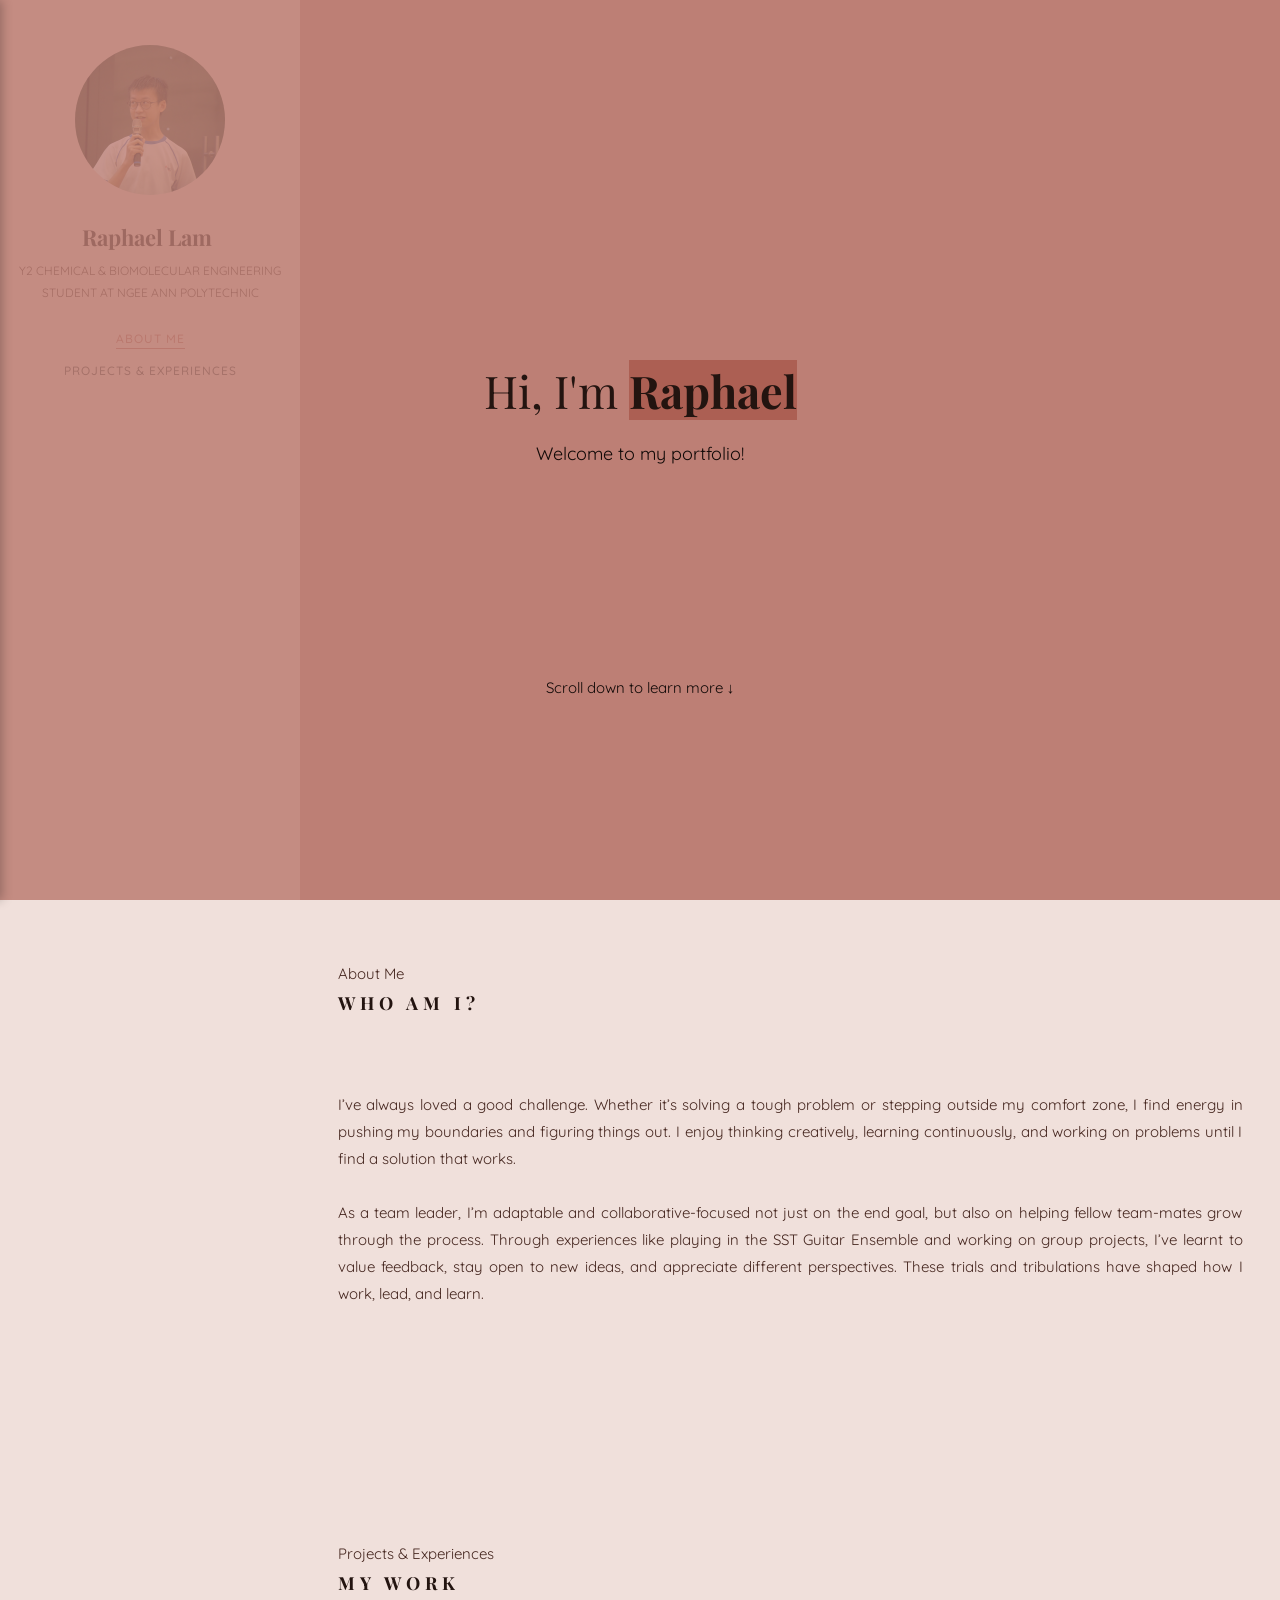
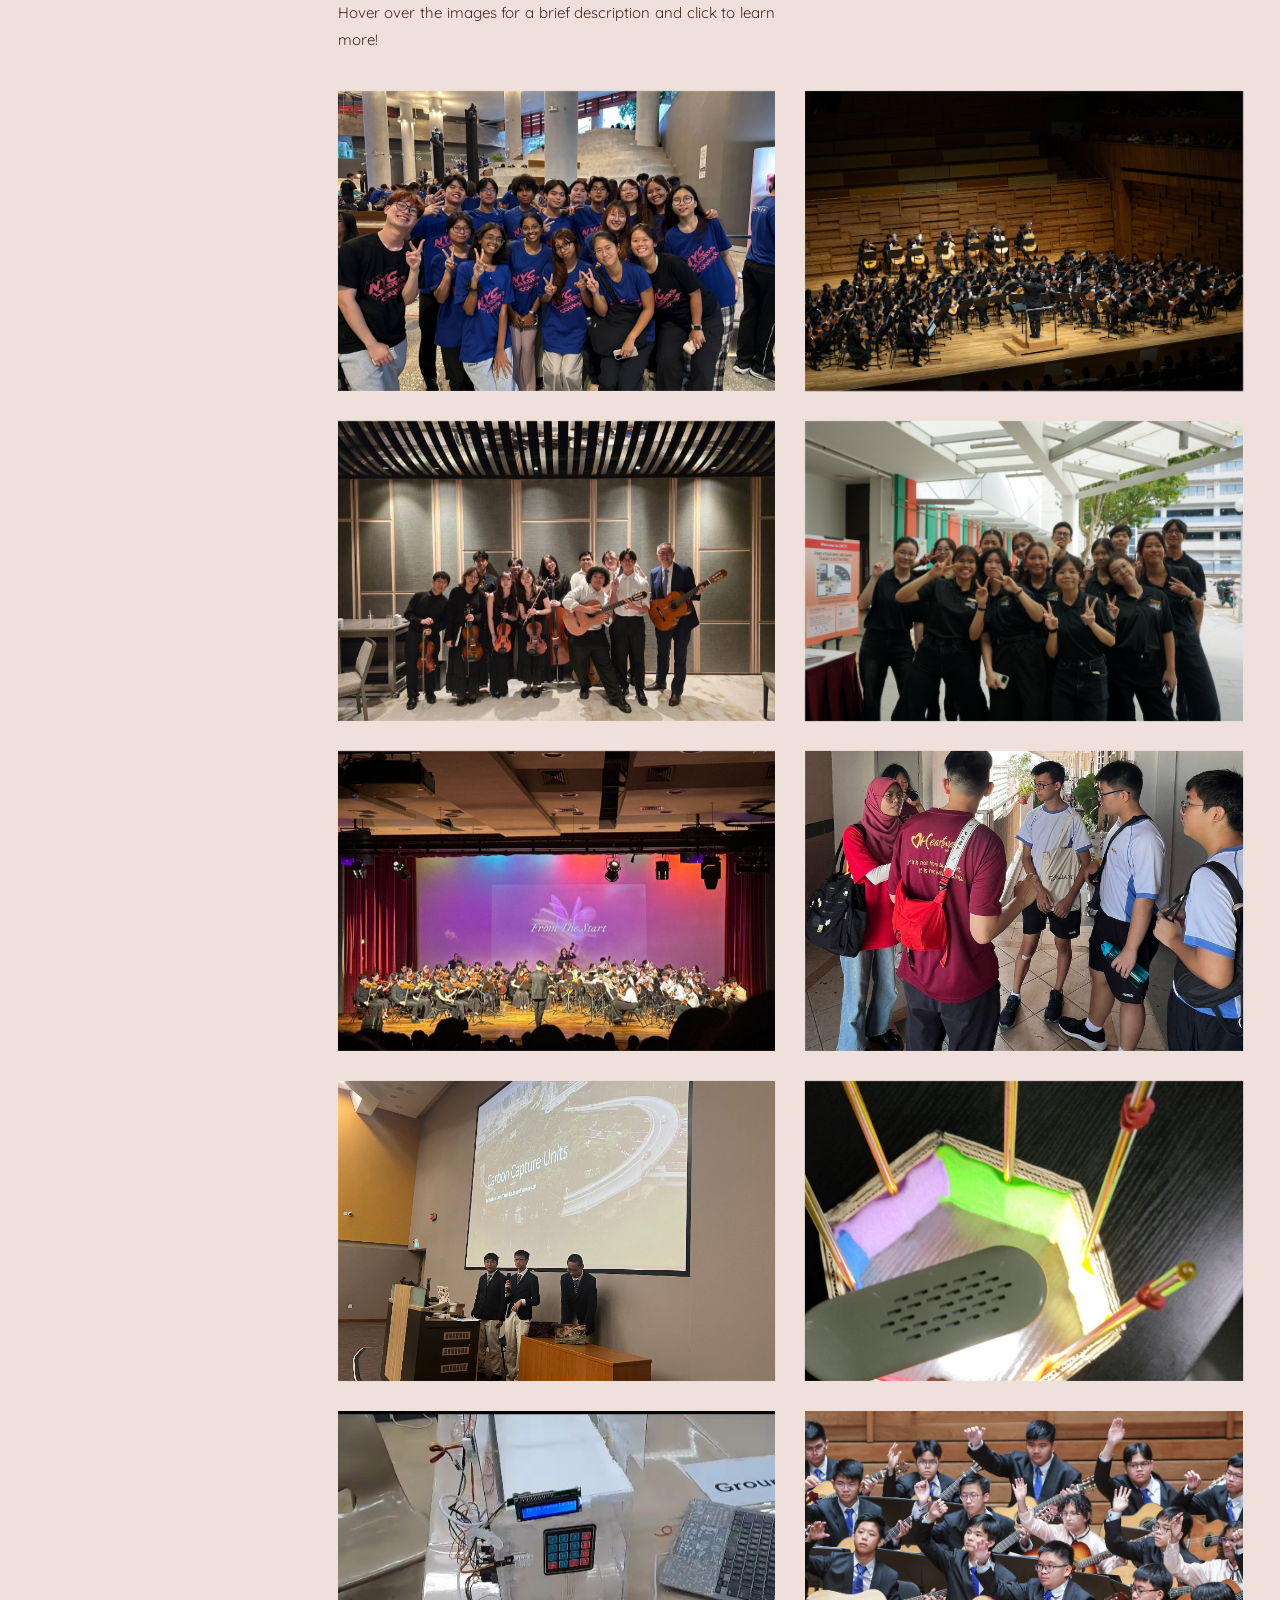
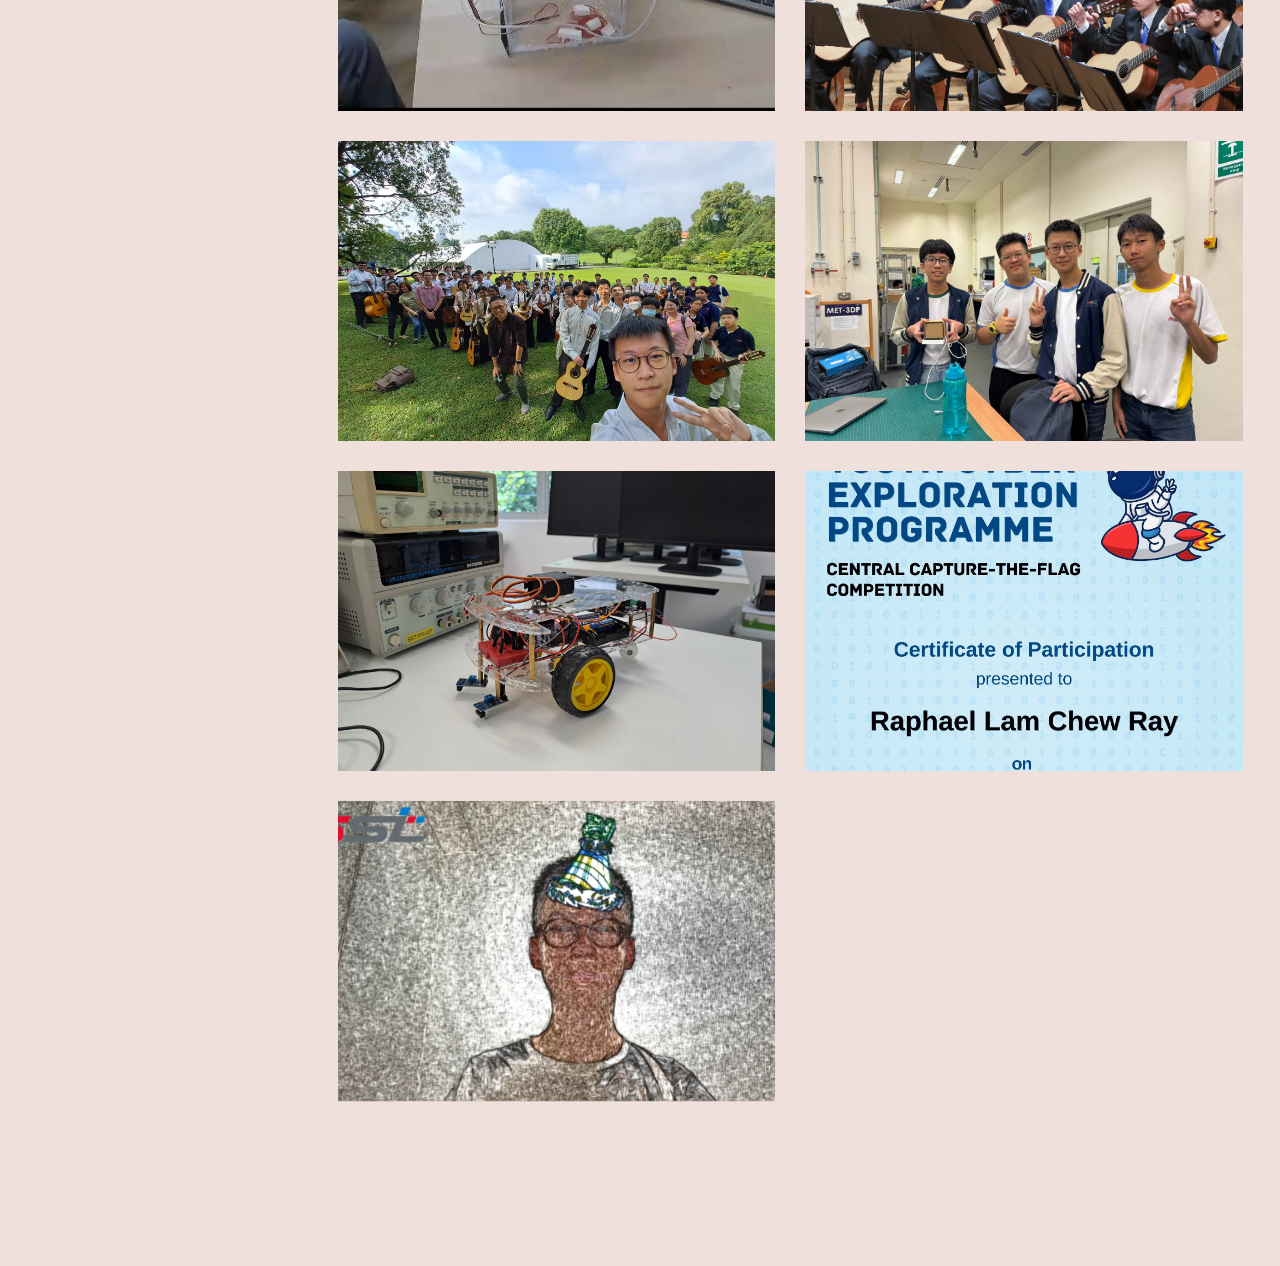
<file: index.html>
<!DOCTYPE HTML>
<html>
	<head>
	<meta charset="utf-8">
	<meta http-equiv="X-UA-Compatible" content="IE=edge">
	<title>Raphael</title>

	<!-- Place favicon.ico and apple-touch-icon.png in the root directory -->
	<link rel="shortcut icon" href="favicon.ico">

	<link href="https://fonts.googleapis.com/css?family=Quicksand:300,400,500,700" rel="stylesheet">
	<link href="https://fonts.googleapis.com/css?family=Playfair+Display:400,400i,700" rel="stylesheet">
	
	<!-- Animate.css -->
	<link rel="stylesheet" href="css/animate.css">
	<!-- Icomoon Icon Fonts-->
	<link rel="stylesheet" href="css/icomoon.css">
	<!-- Bootstrap  -->
	<link rel="stylesheet" href="css/bootstrap.css">
	<!-- Flexslider  -->
	<link rel="stylesheet" href="css/flexslider.css">
	<!-- Flaticons  -->
	<!-- <link rel="stylesheet" href="fonts/flaticon/font/flaticon.css"> -->
	<!-- Owl Carousel -->
	<link rel="stylesheet" href="css/owl.carousel.min.css">
	<link rel="stylesheet" href="css/owl.theme.default.min.css">
	<!-- Theme style  -->
	<link rel="stylesheet" href="css/style.css">

	</head>
	<body>
	<div id="colorlib-page">
		<div class="container-wrap">
		<aside id="colorlib-aside" role="complementary" class="border">
			<div class="text-center">
				<div class="author-img" style="background-image: url(images/Profile.jpeg);"></div>
				<h1 id="colorlib-logo"><a href="index.html">Raphael Lam</a></h1>
				<span class="position">Y2 Chemical & Biomolecular Engineering Student at Ngee Ann Polytechnic</span>
			</div>
			<nav id="colorlib-main-menu" role="navigation" class="navbar">
				<div id="navbar" class="collapse">
					<ul>
						<li><a href="#" data-nav-section="about">About Me</a></li>
						<li><a href="#" data-nav-section="work">Projects & Experiences</a></li>
						<!-- <li><a href="#" data-nav-section="contact">Contact</a></li> -->
					</ul>
				</div>
			</nav>
		</aside>

		<section id="cover" class="js-fullheight">
			<div class="cover-content text-center">
				<h1>Hi, I'm <strong style="background: var(--color-primary);">Raphael</strong></h1>
				<p>Welcome to my portfolio!</p>
				<a href="#colorlib-main" class="scroll-btn">Scroll down to learn more ↓</a>
			</div>
		</section>

		<div id="colorlib-main">

			<section id="colorlib-about" class="colorlib-about" data-section="about">
				<div class="colorlib-narrow-content">
					<div class="row">
						<div class="col-md-12">
							<div class="row row-bottom-padded-sm animate-box" data-animate-effect="fadeInLeft">
								<div class="col-md-12">
									<div class="about-desc">
										<span class="heading-meta">About Me</span>
										<h2 class="colorlib-heading">Who Am I?</h2>
										<p>I’ve always loved a good challenge. Whether it’s solving a tough problem or stepping outside my comfort zone, I find energy in pushing my boundaries and figuring things out. I enjoy thinking creatively, learning continuously, and working on problems until I find a solution that works.
											<br><br>
											As a team leader, I’m adaptable and collaborative-focused not just on the end goal, but also on helping fellow team-mates grow through the process. Through experiences like playing in the SST Guitar Ensemble and working on group projects, I’ve learnt to value feedback, stay open to new ideas, and appreciate different perspectives. These trials and tribulations have shaped how I work, lead, and learn.
										</p>
									</div>
								</div>
							</div>
						</div>
					</div>
				</div>
			</section>

			<section class="colorlib-work" data-section="work">
				<div class="colorlib-narrow-content">
					<div class="row">
						<div class="col-md-6 col-md-offset-3 col-md-pull-3 animate-box" data-animate-effect="fadeInLeft">
							<span class="heading-meta">Projects & Experiences</span>
							<h2 class="colorlib-heading" style="margin: 0;">My work</h2>
							<p>Hover over the images for a brief description and click to learn more!</p>
						</div>
					</div>
					<div class="row row-bottom-padded-sm animate-box" data-animate-effect="fadeInLeft">
					</div>
					<div class="row">
						<div class="col-md-6 animate-box" data-animate-effect="fadeInRight">
							<div class="project" style="background-image: url(images/NYCLC.jpg);">
								<div class="desc">
									<div class="con">
										<h3>NYCLC</h3>
										<p>Over the June holidays of year 2 semester 1, I had the opportunity to participate in the National Youth Council Leadership Camp (NYCLC). Organised by the National Youth Council (NYC), it was an eye opening experience allowing me to deepen my understanding of issues Singapore faces, both past and present as well as further helped in my development as a youth leader.</p>
									</div>
								</div>
							</div>
						</div>
						<div class="col-md-6 animate-box" data-animate-effect="fadeInRight">
							<div class="project" style="background-image: url(images/NPSP.jpg);">
								<div class="desc">
									<div class="con">
										<h3>Rhapsodie En Danse</h3>
										<p>The Rhapsodie En Danse concert was a concert put together by the plucked side of NP Strings and the SP Guitarists. Through this performance, I was once again back at the School of the Arts (SOTA). Through all the grueling practices, everyone persevered and pulled through to put on this amazing performance.</p>
									</div>
								</div>
							</div>
						</div>
						<div class="col-md-6 animate-box" data-animate-effect="fadeInRight">
							<div class="project" style="background-image: url(images/NAK180th.jpg);">
								<div class="desc">
									<div class="con">
										<h3>NAK 180th Anniversary Gala Dinner</h3>
										<p>On the 5th of November 2025, I was given the opportunity to perform at the Ngee Ann Kongsi (NAK) 180th Anniversary Gala Dinner. Through this experience, I have been able to further develop my guitar skills as well as my discipline, teamwork, and confidence. I am grateful for the opportunity to represent NP and my CCA, NP Strings at such a prestigious event.</p>
									</div>
								</div>
							</div>
						</div>
						<div class="col-md-6 animate-box" data-animate-effect="fadeInRight">
							<div class="project" style="background-image: url(images/OH2026.JPG);">
								<div class="desc">
									<div class="con">
										<h3>LSCT Open House 2026</h3>
										<p>As a member of the LSCT Operatives, I helped interact with the public. Being a tour guide, I helped guide groups of students through the various courses offered at the School of Life Sciences & Chemical Technology (LSCT) while answering their various questions. When not conducting tours, I also initiated conversations with members of the public to help guide them to what they were looking for.</p>
									</div>
								</div>
							</div>
						</div>
						<div class="col-md-6 animate-box" data-animate-effect="fadeInRight">
							<div class="project" style="background-image: url(images/AF2025.jpg);">
								<div class="desc">
									<div class="con">
										<h3>Arts Fiesta 2025</h3>
										<p>On the 24th of November 2025, I performed on stage at the NP music box both as a player and as an emcee. The preparation for this performance had started as soon as I had joined the CCA, NP Strings and through this opportunity, I gained valuable experiences and forged bonds with many of my CCA mates.</p>
									</div>
								</div>
							</div>
						</div>
						<div class="col-md-6 animate-box" data-animate-effect="fadeInRight">
							<div class="project" style="background-image: url(images/capstone.jpeg);">
								<div class="desc">
									<div class="con">
										<h3>ElderGuide</h3>
										<p>For my year-end Capstone project, I collaborated with Heartware Network alongside 3 friends to help Singapore’s pioneer generation embrace technology. Through this meaningful experience, I have developed greater patience, compassion, and understanding. I also gained valuable insight into the lives of elderly individuals across Singapore and the often unseen challenges they face daily.</p>
									</div>
								</div>
							</div>
						</div>
						<div class="col-md-6 animate-box" data-animate-effect="fadeInLeft">
							<div class="project" style="background-image: url(images/chemcom.jpg);">
								<div class="desc">
									<div class="con">
										<h3>2023 NUS Chem•Comm competition</h3>
										<p>In 2023, I had the opportunity to participate in the NUS Chem•Comm Competition, where my team focused on researching the impact of Carbon Capture Units (CCUs) as a strategy to help schools achieve carbon neutrality by 2030. You can visit the website we designed for the competition <a href="https://vernonloh6.wixsite.com/chemdotcom" style="color: inherit; text-decoration: underline;" target="_blank">here</a>.</p>
									</div>
								</div>
							</div>
						</div>
						<div class="col-md-6 animate-box" data-animate-effect="fadeInRight">
							<div class="project" style="background-image: url(images/ISS.jpg);">
								<div class="desc">
									<div class="con">
										<h3>ISS</h3>
										<p>For this projection, our goal was to investigate the effect of colour on the absorption of infrared radiation. This project marked my first full scientific investigation, where I was actively involved in every stage, from designing the experimental setup and conducting the tests, to gathering data and analyzing the results.</p>
									</div>
								</div>
							</div>
						</div>
						<div class="col-md-6 animate-box" data-animate-effect="fadeInRight">
							<div class="project" style="background-image: url(images/artc.jpg);">
								<div class="desc">
									<div class="con">
										<h3>ARTC camp</h3>
										<p>During the ARTC camp, we were challenged to design a product that could enhance the effectiveness of the recycling process. My team worked together to develop a prototype for a sensor-based device that could detect whether bottles were properly cleaned before being allowed to be placed in the recycling bin. This would help prevent contamination, improving the overall efficiency and quality of recycling efforts.</p>
									</div>
								</div>
							</div>
						</div>
						<div class="col-md-6 animate-box" data-animate-effect="fadeInRight">
							<div class="project" style="background-image: url(images/syfimg.jpg);">
								<div class="desc">
									<div class="con">
										<h3>2023 SYF competition</h3>
										<p>I was proud to be part of the SST Guitar Ensemble, which was awarded Distinction at the 2023 Singapore Youth Festival (SYF) Competition. This experience was a golden opportunity for me to challenge myself by learning and performing complex musical pieces that demanded skill, focus, and discipline.</p>
									</div>
								</div>
							</div>
						</div>
						<div class="col-md-6 animate-box" data-animate-effect="fadeInRight">
							<div class="project" style="background-image: url(images/istana.jpeg);">
								<div class="desc">
									<div class="con">
										<h3>2024 Performance at Istana</h3>
										<p>The SST Guitar Ensemble was honoured to be invited to perform at the Istana for Hari Raya Haji. This was a truly eye-opening experience, as it gave us the rare opportunity to perform live for a public audience at a prestigious venue. It was both exciting and demanding as we had to prepare and memorise a full set of pieces to fill a 1 hour performance slot and perform outdoors in the sweltering heat.</p>
									</div>
								</div>
							</div>
						</div>
						<div class="col-md-6 animate-box" data-animate-effect="fadeInRight">
							<div class="project" style="background-image: url(images/bigdcamp.jpeg);">
								<div class="desc">
									<div class="con">
										<h3>2024 SUTD-SST-NP Big D Camp</a></h3>
										<p>The SUTD-SST-NP Big D Camp taught me the importance of effective teamwork, time management and the need to be able to perform under pressure. Over the course of just three days, my team and I had to quickly align on an idea, design a product, and build a working prototype. This intense experience sharpened my focus, collaboration skills, and ability to deliver results within tight deadlines.</p>
									</div>
								</div>
							</div>
						</div>
						<div class="col-md-6 animate-box" data-animate-effect="fadeInRight">
							<div class="project" style="background-image: url(images/idc.jpeg);">
								<div class="desc">
									<div class="con">
										<h3>IDC challenge</h3>
										<p>This challenge gave me the opportunity to collaborate with my teammates to build a disaster rescue robot. Our project involved integrating an AI system running on a Raspberry Pi with the robot’s movement, control, and sensors, which were managed through an Arduino Uno. This hands-on experience strengthened my skills in Python, AI, and cross-platform integration.</p>
									</div>
								</div>
							</div>
						</div>
						<div class="col-md-6 animate-box" data-animate-effect="fadeInRight">
							<div class="project" style="background-image: url(images/YCEP.jpg);">
								<div class="desc">
									<div class="con">
										<h3>YCEP</h3>
										<p>Over the past three years, I have taken part in multiple YCEP events organised by CSA and different polytechnics. This allowed me to pick up useful cybersecurity skills that help me to learn to be safe when being online.</p>
									</div>
								</div>
							</div>
						</div>
						<div class="col-md-6 animate-box" data-animate-effect="fadeInRight">
							<div class="project" style="background-image: url(images/compcoursework.jpg);">
								<div class="desc">
									<div class="con">
										<h3>Computing performance task</h3>
										<p>My assigned Computing Performance Task was to use the Python programming and facial recognition libraries to detect the faces of users. The context was for it be a virtual photobooth for SST’s anniversary, hence eliminating the need for physical props. <a href="https://github.com/Waphhh/CV-snapchat-filter" style="color: inherit; text-decoration: underline;" target="_blank">Link to the github repo</a>.</p>
									</div>
								</div>
							</div>
						</div>
					</div>
				</div>
			</section>

			<!-- <section class="colorlib-contact" data-section="contact">
				<div class="colorlib-narrow-content">
					<div class="row">
						<div class="col-md-6 col-md-offset-3 col-md-pull-3 animate-box" data-animate-effect="fadeInLeft">
							<span class="heading-meta">Contact</span>
							<h2 class="colorlib-heading">Get in touch</h2>
						</div>
					</div>
				</div>
			</section> -->

			<div id="project-popup" class="project-popup">
				<div class="project-popup-content">
					<span class="close-btn">&times;</span>
					<div id="project-details">
						<!-- Dynamic content will be injected here -->
					</div>
				</div>
			</div>			

		</div><!-- end:colorlib-main -->
	</div><!-- end:container-wrap -->
	</div><!-- end:colorlib-page -->

	<!-- jQuery -->
	<script src="js/jquery.min.js"></script>
	<!-- jQuery Easing -->
	<script src="js/jquery.easing.1.3.js"></script>
	<!-- Bootstrap -->
	<script src="js/bootstrap.min.js"></script>
	<!-- Waypoints -->
	<script src="js/jquery.waypoints.min.js"></script>
	<!-- Flexslider -->
	<script src="js/jquery.flexslider-min.js"></script>
	<!-- Owl carousel -->
	<script src="js/owl.carousel.min.js"></script>
	<!-- Counters -->
	<script src="js/jquery.countTo.js"></script>
	
	
	<!-- MAIN JS -->
	<script src="js/main.js"></script>

	</body>
</html>
</file>
<file: css/icomoon.css>
@font-face {
  font-family: 'icomoon';
  src:  url('fonts/icomoon.eot?6py85u');
  src:  
    url('fonts/icomoon.eot?6py85u#iefix') format('embedded-opentype'),
    url('fonts/icomoon.ttf?6py85u') format('truetype'),
    url('fonts/icomoon.woff?6py85u') format('woff'),
    url('fonts/icomoon.svg?6py85u#icomoon') format('svg');
  font-weight: normal;
  font-style: normal;
}

[class^="icon-"], [class*=" icon-"] {
  /* use !important to prevent issues with browser extensions that change fonts */
  font-family: 'icomoon' !important;
  speak: none;
  font-style: normal;
  font-weight: normal;
  font-variant: normal;
  text-transform: none;
  line-height: 1;

  /* Better Font Rendering =========== */
  -webkit-font-smoothing: antialiased;
  -moz-osx-font-smoothing: grayscale;
}

.icon-times:before {
  content: "\e930";
}
.icon-tick:before {
  content: "\e931";
}
.icon-plus:before {
  content: "\e932";
}
.icon-minus:before {
  content: "\e933";
}
.icon-equals:before {
  content: "\e934";
}
.icon-divide:before {
  content: "\e935";
}
.icon-chevron-right:before {
  content: "\e936";
}
.icon-chevron-left:before {
  content: "\e937";
}
.icon-arrow-right-thick:before {
  content: "\e938";
}
.icon-arrow-left-thick:before {
  content: "\e939";
}
.icon-th-small:before {
  content: "\e93a";
}
.icon-th-menu:before {
  content: "\e93b";
}
.icon-th-list:before {
  content: "\e93c";
}
.icon-th-large:before {
  content: "\e93d";
}
.icon-home:before {
  content: "\e93e";
}
.icon-arrow-forward:before {
  content: "\e93f";
}
.icon-arrow-back:before {
  content: "\e940";
}
.icon-rss:before {
  content: "\e941";
}
.icon-location:before {
  content: "\e942";
}
.icon-link:before {
  content: "\e943";
}
.icon-image:before {
  content: "\e944";
}
.icon-arrow-up-thick:before {
  content: "\e945";
}
.icon-arrow-down-thick:before {
  content: "\e946";
}
.icon-starburst:before {
  content: "\e947";
}
.icon-starburst-outline:before {
  content: "\e948";
}
.icon-star3:before {
  content: "\e949";
}
.icon-flow-children:before {
  content: "\e94a";
}
.icon-export:before {
  content: "\e94b";
}
.icon-delete2:before {
  content: "\e94c";
}
.icon-delete-outline:before {
  content: "\e94d";
}
.icon-cloud-storage:before {
  content: "\e94e";
}
.icon-wi-fi:before {
  content: "\e94f";
}
.icon-heart:before {
  content: "\e950";
}
.icon-flash:before {
  content: "\e951";
}
.icon-cancel:before {
  content: "\e952";
}
.icon-backspace:before {
  content: "\e953";
}
.icon-attachment:before {
  content: "\e954";
}
.icon-arrow-move:before {
  content: "\e955";
}
.icon-warning:before {
  content: "\e956";
}
.icon-user:before {
  content: "\e957";
}
.icon-radar:before {
  content: "\e958";
}
.icon-lock-open:before {
  content: "\e959";
}
.icon-lock-closed:before {
  content: "\e95a";
}
.icon-location-arrow:before {
  content: "\e95b";
}
.icon-info:before {
  content: "\e95c";
}
.icon-user-delete:before {
  content: "\e95d";
}
.icon-user-add:before {
  content: "\e95e";
}
.icon-media-pause:before {
  content: "\e95f";
}
.icon-group:before {
  content: "\e960";
}
.icon-chart-pie:before {
  content: "\e961";
}
.icon-chart-line:before {
  content: "\e962";
}
.icon-chart-bar:before {
  content: "\e963";
}
.icon-chart-area:before {
  content: "\e964";
}
.icon-video:before {
  content: "\e965";
}
.icon-point-of-interest:before {
  content: "\e966";
}
.icon-infinity:before {
  content: "\e967";
}
.icon-globe:before {
  content: "\e968";
}
.icon-eye:before {
  content: "\e969";
}
.icon-cog:before {
  content: "\e96a";
}
.icon-camera:before {
  content: "\e96b";
}
.icon-upload:before {
  content: "\e96c";
}
.icon-scissors:before {
  content: "\e96d";
}
.icon-refresh:before {
  content: "\e96e";
}
.icon-pin:before {
  content: "\e96f";
}
.icon-key:before {
  content: "\e970";
}
.icon-info-large:before {
  content: "\e971";
}
.icon-eject:before {
  content: "\e972";
}
.icon-download:before {
  content: "\e973";
}
.icon-zoom:before {
  content: "\e974";
}
.icon-zoom-out:before {
  content: "\e975";
}
.icon-zoom-in:before {
  content: "\e976";
}
.icon-sort-numerically:before {
  content: "\e977";
}
.icon-sort-alphabetically:before {
  content: "\e978";
}
.icon-input-checked:before {
  content: "\e979";
}
.icon-calender:before {
  content: "\e97a";
}
.icon-world2:before {
  content: "\e97b";
}
.icon-notes:before {
  content: "\e97c";
}
.icon-code:before {
  content: "\e97d";
}
.icon-arrow-sync:before {
  content: "\e97e";
}
.icon-arrow-shuffle:before {
  content: "\e97f";
}
.icon-arrow-repeat:before {
  content: "\e980";
}
.icon-arrow-minimise:before {
  content: "\e981";
}
.icon-arrow-maximise:before {
  content: "\e982";
}
.icon-arrow-loop:before {
  content: "\e983";
}
.icon-anchor:before {
  content: "\e984";
}
.icon-spanner:before {
  content: "\e985";
}
.icon-puzzle:before {
  content: "\e986";
}
.icon-power:before {
  content: "\e987";
}
.icon-plane:before {
  content: "\e988";
}
.icon-pi:before {
  content: "\e989";
}
.icon-phone:before {
  content: "\e98a";
}
.icon-microphone2:before {
  content: "\e98b";
}
.icon-media-rewind:before {
  content: "\e98c";
}
.icon-flag:before {
  content: "\e98d";
}
.icon-adjust-brightness:before {
  content: "\e98e";
}
.icon-waves:before {
  content: "\e98f";
}
.icon-social-twitter:before {
  content: "\e990";
}
.icon-social-facebook:before {
  content: "\e991";
}
.icon-social-dribbble:before {
  content: "\e992";
}
.icon-media-stop:before {
  content: "\e993";
}
.icon-media-record:before {
  content: "\e994";
}
.icon-media-play:before {
  content: "\e995";
}
.icon-media-fast-forward:before {
  content: "\e996";
}
.icon-media-eject:before {
  content: "\e997";
}
.icon-social-vimeo:before {
  content: "\e998";
}
.icon-social-tumbler:before {
  content: "\e999";
}
.icon-social-skype:before {
  content: "\e99a";
}
.icon-social-pinterest:before {
  content: "\e99b";
}
.icon-social-linkedin:before {
  content: "\e99c";
}
.icon-social-last-fm:before {
  content: "\e99d";
}
.icon-social-github:before {
  content: "\e99e";
}
.icon-social-flickr:before {
  content: "\e99f";
}
.icon-at:before {
  content: "\e9a0";
}
.icon-times-outline:before {
  content: "\e9a1";
}
.icon-plus-outline:before {
  content: "\e9a2";
}
.icon-minus-outline:before {
  content: "\e9a3";
}
.icon-tick-outline:before {
  content: "\e9a4";
}
.icon-th-large-outline:before {
  content: "\e9a5";
}
.icon-equals-outline:before {
  content: "\e9a6";
}
.icon-divide-outline:before {
  content: "\e9a7";
}
.icon-chevron-right-outline:before {
  content: "\e9a8";
}
.icon-chevron-left-outline:before {
  content: "\e9a9";
}
.icon-arrow-right-outline:before {
  content: "\e9aa";
}
.icon-arrow-left-outline:before {
  content: "\e9ab";
}
.icon-th-small-outline:before {
  content: "\e9ac";
}
.icon-th-menu-outline:before {
  content: "\e9ad";
}
.icon-th-list-outline:before {
  content: "\e9ae";
}
.icon-news2:before {
  content: "\e9b1";
}
.icon-home-outline:before {
  content: "\e9b2";
}
.icon-arrow-up-outline:before {
  content: "\e9b3";
}
.icon-arrow-forward-outline:before {
  content: "\e9b4";
}
.icon-arrow-down-outline:before {
  content: "\e9b5";
}
.icon-arrow-back-outline:before {
  content: "\e9b6";
}
.icon-trash3:before {
  content: "\e9b7";
}
.icon-rss-outline:before {
  content: "\e9b8";
}
.icon-message:before {
  content: "\e9b9";
}
.icon-location-outline:before {
  content: "\e9ba";
}
.icon-link-outline:before {
  content: "\e9bb";
}
.icon-image-outline:before {
  content: "\e9bc";
}
.icon-export-outline:before {
  content: "\e9bd";
}
.icon-cross:before {
  content: "\e9be";
}
.icon-wi-fi-outline:before {
  content: "\e9bf";
}
.icon-star-outline:before {
  content: "\e9c0";
}
.icon-media-pause-outline:before {
  content: "\e9c1";
}
.icon-mail:before {
  content: "\e9c2";
}
.icon-heart-outline:before {
  content: "\e9c3";
}
.icon-flash-outline:before {
  content: "\e9c4";
}
.icon-cancel-outline:before {
  content: "\e9c5";
}
.icon-beaker:before {
  content: "\e9c6";
}
.icon-arrow-move-outline:before {
  content: "\e9c7";
}
.icon-watch2:before {
  content: "\e9c8";
}
.icon-warning-outline:before {
  content: "\e9c9";
}
.icon-time:before {
  content: "\e9ca";
}
.icon-radar-outline:before {
  content: "\e9cb";
}
.icon-lock-open-outline:before {
  content: "\e9cc";
}
.icon-location-arrow-outline:before {
  content: "\e9cd";
}
.icon-info-outline:before {
  content: "\e9ce";
}
.icon-backspace-outline:before {
  content: "\e9cf";
}
.icon-attachment-outline:before {
  content: "\e9d0";
}
.icon-user-outline:before {
  content: "\e9d1";
}
.icon-user-delete-outline:before {
  content: "\e9d2";
}
.icon-user-add-outline:before {
  content: "\e9d3";
}
.icon-lock-closed-outline:before {
  content: "\e9d4";
}
.icon-group-outline:before {
  content: "\e9d5";
}
.icon-chart-pie-outline:before {
  content: "\e9d6";
}
.icon-chart-line-outline:before {
  content: "\e9d7";
}
.icon-chart-bar-outline:before {
  content: "\e9d8";
}
.icon-chart-area-outline:before {
  content: "\e9d9";
}
.icon-video-outline:before {
  content: "\e9da";
}
.icon-point-of-interest-outline:before {
  content: "\e9db";
}
.icon-map:before {
  content: "\e9dc";
}
.icon-key-outline:before {
  content: "\e9dd";
}
.icon-infinity-outline:before {
  content: "\e9de";
}
.icon-globe-outline:before {
  content: "\e9df";
}
.icon-eye-outline:before {
  content: "\e9e0";
}
.icon-cog-outline:before {
  content: "\e9e1";
}
.icon-camera-outline:before {
  content: "\e9e2";
}
.icon-upload-outline:before {
  content: "\e9e3";
}
.icon-support:before {
  content: "\e9e4";
}
.icon-scissors-outline:before {
  content: "\e9e5";
}
.icon-refresh-outline:before {
  content: "\e9e6";
}
.icon-info-large-outline:before {
  content: "\e9e7";
}
.icon-eject-outline:before {
  content: "\e9e8";
}
.icon-download-outline:before {
  content: "\e9e9";
}
.icon-battery-mid:before {
  content: "\e9ea";
}
.icon-battery-low:before {
  content: "\e9eb";
}
.icon-battery-high:before {
  content: "\e9ec";
}
.icon-zoom-outline:before {
  content: "\e9ed";
}
.icon-zoom-out-outline:before {
  content: "\e9ee";
}
.icon-zoom-in-outline:before {
  content: "\e9ef";
}
.icon-tag3:before {
  content: "\e9f0";
}
.icon-tabs-outline:before {
  content: "\e9f1";
}
.icon-pin-outline:before {
  content: "\e9f2";
}
.icon-message-typing:before {
  content: "\e9f3";
}
.icon-directions:before {
  content: "\e9f4";
}
.icon-battery-full:before {
  content: "\e9f5";
}
.icon-battery-charge:before {
  content: "\e9f6";
}
.icon-pipette:before {
  content: "\e9f7";
}
.icon-pencil:before {
  content: "\e9f8";
}
.icon-folder:before {
  content: "\e9f9";
}
.icon-folder-delete:before {
  content: "\e9fa";
}
.icon-folder-add:before {
  content: "\e9fb";
}
.icon-edit:before {
  content: "\e9fc";
}
.icon-document:before {
  content: "\e9fd";
}
.icon-document-delete:before {
  content: "\e9fe";
}
.icon-document-add:before {
  content: "\e9ff";
}
.icon-brush:before {
  content: "\ea00";
}
.icon-thumbs-up:before {
  content: "\ea01";
}
.icon-thumbs-down:before {
  content: "\ea02";
}
.icon-pen:before {
  content: "\ea03";
}
.icon-sort-numerically-outline:before {
  content: "\ea04";
}
.icon-sort-alphabetically-outline:before {
  content: "\ea05";
}
.icon-social-last-fm-circular:before {
  content: "\ea06";
}
.icon-social-github-circular:before {
  content: "\ea07";
}
.icon-compass:before {
  content: "\ea08";
}
.icon-bookmark:before {
  content: "\ea09";
}
.icon-input-checked-outline:before {
  content: "\ea0a";
}
.icon-code-outline:before {
  content: "\ea0b";
}
.icon-calender-outline:before {
  content: "\ea0c";
}
.icon-business-card:before {
  content: "\ea0d";
}
.icon-arrow-up:before {
  content: "\ea0e";
}
.icon-arrow-sync-outline:before {
  content: "\ea0f";
}
.icon-arrow-right:before {
  content: "\ea10";
}
.icon-arrow-repeat-outline:before {
  content: "\ea11";
}
.icon-arrow-loop-outline:before {
  content: "\ea12";
}
.icon-arrow-left:before {
  content: "\ea13";
}
.icon-flow-switch:before {
  content: "\ea14";
}
.icon-flow-parallel:before {
  content: "\ea15";
}
.icon-flow-merge:before {
  content: "\ea16";
}
.icon-document-text:before {
  content: "\ea17";
}
.icon-clipboard:before {
  content: "\ea18";
}
.icon-calculator:before {
  content: "\ea19";
}
.icon-arrow-minimise-outline:before {
  content: "\ea1a";
}
.icon-arrow-maximise-outline:before {
  content: "\ea1b";
}
.icon-arrow-down:before {
  content: "\ea1c";
}
.icon-gift:before {
  content: "\ea1d";
}
.icon-film:before {
  content: "\ea1e";
}
.icon-database:before {
  content: "\ea1f";
}
.icon-bell:before {
  content: "\ea20";
}
.icon-anchor-outline:before {
  content: "\ea21";
}
.icon-adjust-contrast:before {
  content: "\ea22";
}
.icon-world-outline:before {
  content: "\ea23";
}
.icon-shopping-bag:before {
  content: "\ea24";
}
.icon-power-outline:before {
  content: "\ea25";
}
.icon-notes-outline:before {
  content: "\ea26";
}
.icon-device-tablet:before {
  content: "\ea27";
}
.icon-device-phone:before {
  content: "\ea28";
}
.icon-device-laptop:before {
  content: "\ea29";
}
.icon-device-desktop:before {
  content: "\ea2a";
}
.icon-briefcase:before {
  content: "\ea2b";
}
.icon-stopwatch:before {
  content: "\ea2c";
}
.icon-spanner-outline:before {
  content: "\ea2d";
}
.icon-puzzle-outline:before {
  content: "\ea2e";
}
.icon-printer:before {
  content: "\ea2f";
}
.icon-pi-outline:before {
  content: "\ea30";
}
.icon-lightbulb:before {
  content: "\ea31";
}
.icon-flag-outline:before {
  content: "\ea32";
}
.icon-contacts:before {
  content: "\ea33";
}
.icon-archive2:before {
  content: "\ea34";
}
.icon-weather-stormy:before {
  content: "\ea35";
}
.icon-weather-shower:before {
  content: "\ea36";
}
.icon-weather-partly-sunny:before {
  content: "\ea37";
}
.icon-weather-downpour:before {
  content: "\ea38";
}
.icon-weather-cloudy:before {
  content: "\ea39";
}
.icon-plane-outline:before {
  content: "\ea3a";
}
.icon-phone-outline:before {
  content: "\ea3b";
}
.icon-microphone-outline:before {
  content: "\ea3c";
}
.icon-weather-windy:before {
  content: "\ea3d";
}
.icon-weather-windy-cloudy:before {
  content: "\ea3e";
}
.icon-weather-sunny:before {
  content: "\ea3f";
}
.icon-weather-snow:before {
  content: "\ea40";
}
.icon-weather-night:before {
  content: "\ea41";
}
.icon-media-stop-outline:before {
  content: "\ea42";
}
.icon-media-rewind-outline:before {
  content: "\ea43";
}
.icon-media-record-outline:before {
  content: "\ea44";
}
.icon-media-play-outline:before {
  content: "\ea45";
}
.icon-media-fast-forward-outline:before {
  content: "\ea46";
}
.icon-media-eject-outline:before {
  content: "\ea47";
}
.icon-wine:before {
  content: "\ea48";
}
.icon-waves-outline:before {
  content: "\ea49";
}
.icon-ticket:before {
  content: "\ea4a";
}
.icon-tags:before {
  content: "\ea4b";
}
.icon-plug:before {
  content: "\ea4c";
}
.icon-headphones:before {
  content: "\ea4d";
}
.icon-credit-card:before {
  content: "\ea4e";
}
.icon-coffee:before {
  content: "\ea4f";
}
.icon-book:before {
  content: "\ea50";
}
.icon-beer:before {
  content: "\ea51";
}
.icon-volume2:before {
  content: "\ea52";
}
.icon-volume-up:before {
  content: "\ea53";
}
.icon-volume-mute:before {
  content: "\ea54";
}
.icon-volume-down:before {
  content: "\ea55";
}
.icon-social-vimeo-circular:before {
  content: "\ea56";
}
.icon-social-twitter-circular:before {
  content: "\ea57";
}
.icon-social-pinterest-circular:before {
  content: "\ea58";
}
.icon-social-linkedin-circular:before {
  content: "\ea59";
}
.icon-social-facebook-circular:before {
  content: "\ea5a";
}
.icon-social-dribbble-circular:before {
  content: "\ea5b";
}
.icon-tree:before {
  content: "\ea5c";
}
.icon-thermometer2:before {
  content: "\ea5d";
}
.icon-social-tumbler-circular:before {
  content: "\ea5e";
}
.icon-social-skype-outline:before {
  content: "\ea5f";
}
.icon-social-flickr-circular:before {
  content: "\ea60";
}
.icon-social-at-circular:before {
  content: "\ea61";
}
.icon-shopping-cart:before {
  content: "\ea62";
}
.icon-messages:before {
  content: "\ea63";
}
.icon-leaf:before {
  content: "\ea64";
}
.icon-feather:before {
  content: "\ea65";
}
.icon-eye2:before {
  content: "\e064";
}
.icon-paper-clip:before {
  content: "\e065";
}
.icon-mail5:before {
  content: "\e066";
}
.icon-toggle:before {
  content: "\e067";
}
.icon-layout:before {
  content: "\e068";
}
.icon-link2:before {
  content: "\e069";
}
.icon-bell2:before {
  content: "\e06a";
}
.icon-lock3:before {
  content: "\e06b";
}
.icon-unlock:before {
  content: "\e06c";
}
.icon-ribbon2:before {
  content: "\e06d";
}
.icon-image2:before {
  content: "\e06e";
}
.icon-signal:before {
  content: "\e06f";
}
.icon-target3:before {
  content: "\e070";
}
.icon-clipboard3:before {
  content: "\e071";
}
.icon-clock3:before {
  content: "\e072";
}
.icon-watch:before {
  content: "\e073";
}
.icon-air-play:before {
  content: "\e074";
}
.icon-camera3:before {
  content: "\e075";
}
.icon-video2:before {
  content: "\e076";
}
.icon-disc:before {
  content: "\e077";
}
.icon-printer3:before {
  content: "\e078";
}
.icon-monitor:before {
  content: "\e079";
}
.icon-server:before {
  content: "\e07a";
}
.icon-cog2:before {
  content: "\e07b";
}
.icon-heart3:before {
  content: "\e07c";
}
.icon-paragraph:before {
  content: "\e07d";
}
.icon-align-justify:before {
  content: "\e07e";
}
.icon-align-left:before {
  content: "\e07f";
}
.icon-align-center:before {
  content: "\e080";
}
.icon-align-right:before {
  content: "\e081";
}
.icon-book2:before {
  content: "\e082";
}
.icon-layers2:before {
  content: "\e083";
}
.icon-stack2:before {
  content: "\e084";
}
.icon-stack-2:before {
  content: "\e085";
}
.icon-paper:before {
  content: "\e086";
}
.icon-paper-stack:before {
  content: "\e087";
}
.icon-search3:before {
  content: "\e088";
}
.icon-zoom-in2:before {
  content: "\e089";
}
.icon-zoom-out2:before {
  content: "\e08a";
}
.icon-reply2:before {
  content: "\e08b";
}
.icon-circle-plus:before {
  content: "\e08c";
}
.icon-circle-minus:before {
  content: "\e08d";
}
.icon-circle-check:before {
  content: "\e08e";
}
.icon-circle-cross:before {
  content: "\e08f";
}
.icon-square-plus:before {
  content: "\e090";
}
.icon-square-minus:before {
  content: "\e091";
}
.icon-square-check:before {
  content: "\e092";
}
.icon-square-cross:before {
  content: "\e093";
}
.icon-microphone:before {
  content: "\e094";
}
.icon-record:before {
  content: "\e095";
}
.icon-skip-back:before {
  content: "\e096";
}
.icon-rewind:before {
  content: "\e097";
}
.icon-play4:before {
  content: "\e098";
}
.icon-pause3:before {
  content: "\e099";
}
.icon-stop3:before {
  content: "\e09a";
}
.icon-fast-forward:before {
  content: "\e09b";
}
.icon-skip-forward:before {
  content: "\e09c";
}
.icon-shuffle2:before {
  content: "\e09d";
}
.icon-repeat:before {
  content: "\e09e";
}
.icon-folder2:before {
  content: "\e09f";
}
.icon-umbrella:before {
  content: "\e0a0";
}
.icon-moon:before {
  content: "\e0a1";
}
.icon-thermometer:before {
  content: "\e0a2";
}
.icon-drop:before {
  content: "\e0a3";
}
.icon-sun2:before {
  content: "\e0a4";
}
.icon-cloud3:before {
  content: "\e0a5";
}
.icon-cloud-upload2:before {
  content: "\e0a6";
}
.icon-cloud-download2:before {
  content: "\e0a7";
}
.icon-upload4:before {
  content: "\e0a8";
}
.icon-download4:before {
  content: "\e0a9";
}
.icon-location3:before {
  content: "\e0aa";
}
.icon-location-2:before {
  content: "\e0ab";
}
.icon-map3:before {
  content: "\e0ac";
}
.icon-battery:before {
  content: "\e0ad";
}
.icon-head:before {
  content: "\e0ae";
}
.icon-briefcase3:before {
  content: "\e0af";
}
.icon-speech-bubble:before {
  content: "\e0b0";
}
.icon-anchor2:before {
  content: "\e0b1";
}
.icon-globe2:before {
  content: "\e0b2";
}
.icon-box:before {
  content: "\e0b3";
}
.icon-reload:before {
  content: "\e0b4";
}
.icon-share3:before {
  content: "\e0b5";
}
.icon-marquee:before {
  content: "\e0b6";
}
.icon-marquee-plus:before {
  content: "\e0b7";
}
.icon-marquee-minus:before {
  content: "\e0b8";
}
.icon-tag:before {
  content: "\e0b9";
}
.icon-power2:before {
  content: "\e0ba";
}
.icon-command2:before {
  content: "\e0bb";
}
.icon-alt:before {
  content: "\e0bc";
}
.icon-esc:before {
  content: "\e0bd";
}
.icon-bar-graph:before {
  content: "\e0be";
}
.icon-bar-graph-2:before {
  content: "\e0bf";
}
.icon-pie-graph:before {
  content: "\e0c0";
}
.icon-star:before {
  content: "\e0c1";
}
.icon-arrow-left3:before {
  content: "\e0c2";
}
.icon-arrow-right3:before {
  content: "\e0c3";
}
.icon-arrow-up3:before {
  content: "\e0c4";
}
.icon-arrow-down3:before {
  content: "\e0c5";
}
.icon-volume:before {
  content: "\e0c6";
}
.icon-mute:before {
  content: "\e0c7";
}
.icon-content-right:before {
  content: "\e100";
}
.icon-content-left:before {
  content: "\e101";
}
.icon-grid2:before {
  content: "\e102";
}
.icon-grid-2:before {
  content: "\e103";
}
.icon-columns:before {
  content: "\e104";
}
.icon-loader:before {
  content: "\e105";
}
.icon-bag:before {
  content: "\e106";
}
.icon-ban:before {
  content: "\e107";
}
.icon-flag3:before {
  content: "\e108";
}
.icon-trash:before {
  content: "\e109";
}
.icon-expand2:before {
  content: "\e110";
}
.icon-contract:before {
  content: "\e111";
}
.icon-maximize:before {
  content: "\e112";
}
.icon-minimize:before {
  content: "\e113";
}
.icon-plus2:before {
  content: "\e114";
}
.icon-minus2:before {
  content: "\e115";
}
.icon-check:before {
  content: "\e116";
}
.icon-cross2:before {
  content: "\e117";
}
.icon-move:before {
  content: "\e118";
}
.icon-delete:before {
  content: "\e119";
}
.icon-menu5:before {
  content: "\e120";
}
.icon-archive:before {
  content: "\e121";
}
.icon-inbox:before {
  content: "\e122";
}
.icon-outbox:before {
  content: "\e123";
}
.icon-file:before {
  content: "\e124";
}
.icon-file-add:before {
  content: "\e125";
}
.icon-file-subtract:before {
  content: "\e126";
}
.icon-help:before {
  content: "\e127";
}
.icon-open:before {
  content: "\e128";
}
.icon-ellipsis:before {
  content: "\e129";
}
.icon-heart4:before {
  content: "\e900";
}
.icon-cloud4:before {
  content: "\e901";
}
.icon-star2:before {
  content: "\e902";
}
.icon-tv2:before {
  content: "\e903";
}
.icon-sound:before {
  content: "\e904";
}
.icon-video3:before {
  content: "\e905";
}
.icon-trash2:before {
  content: "\e906";
}
.icon-user2:before {
  content: "\e907";
}
.icon-key3:before {
  content: "\e908";
}
.icon-search4:before {
  content: "\e909";
}
.icon-settings:before {
  content: "\e90a";
}
.icon-camera4:before {
  content: "\e90b";
}
.icon-tag2:before {
  content: "\e90c";
}
.icon-lock4:before {
  content: "\e90d";
}
.icon-bulb:before {
  content: "\e90e";
}
.icon-pen2:before {
  content: "\e90f";
}
.icon-diamond:before {
  content: "\e910";
}
.icon-display2:before {
  content: "\e911";
}
.icon-location4:before {
  content: "\e912";
}
.icon-eye3:before {
  content: "\e913";
}
.icon-bubble3:before {
  content: "\e914";
}
.icon-stack3:before {
  content: "\e915";
}
.icon-cup:before {
  content: "\e916";
}
.icon-phone3:before {
  content: "\e917";
}
.icon-news:before {
  content: "\e918";
}
.icon-mail6:before {
  content: "\e919";
}
.icon-like:before {
  content: "\e91a";
}
.icon-photo:before {
  content: "\e91b";
}
.icon-note:before {
  content: "\e91c";
}
.icon-clock4:before {
  content: "\e91d";
}
.icon-paperplane:before {
  content: "\e91e";
}
.icon-params:before {
  content: "\e91f";
}
.icon-banknote:before {
  content: "\e920";
}
.icon-data:before {
  content: "\e921";
}
.icon-music2:before {
  content: "\e922";
}
.icon-megaphone2:before {
  content: "\e923";
}
.icon-study:before {
  content: "\e924";
}
.icon-lab2:before {
  content: "\e925";
}
.icon-food:before {
  content: "\e926";
}
.icon-t-shirt:before {
  content: "\e927";
}
.icon-fire2:before {
  content: "\e928";
}
.icon-clip:before {
  content: "\e929";
}
.icon-shop:before {
  content: "\e92a";
}
.icon-calendar3:before {
  content: "\e92b";
}
.icon-wallet2:before {
  content: "\e92c";
}
.icon-vynil:before {
  content: "\e92d";
}
.icon-truck2:before {
  content: "\e92e";
}
.icon-world:before {
  content: "\e92f";
}
.icon-spinner6:before {
  content: "\e9af";
}
.icon-spinner7:before {
  content: "\e9b0";
}
.icon-amazon:before {
  content: "\eab7";
}
.icon-google:before {
  content: "\eab8";
}
.icon-google2:before {
  content: "\eab9";
}
.icon-google3:before {
  content: "\eaba";
}
.icon-google-plus:before {
  content: "\eabb";
}
.icon-google-plus2:before {
  content: "\eabc";
}
.icon-google-plus3:before {
  content: "\eabd";
}
.icon-hangouts:before {
  content: "\eabe";
}
.icon-google-drive:before {
  content: "\eabf";
}
.icon-facebook2:before {
  content: "\eac0";
}
.icon-facebook22:before {
  content: "\eac1";
}
.icon-instagram:before {
  content: "\eac2";
}
.icon-whatsapp:before {
  content: "\eac3";
}
.icon-spotify:before {
  content: "\eac4";
}
.icon-telegram:before {
  content: "\eac5";
}
.icon-twitter2:before {
  content: "\eac6";
}
.icon-vine:before {
  content: "\eac7";
}
.icon-vk:before {
  content: "\eac8";
}
.icon-renren:before {
  content: "\eac9";
}
.icon-sina-weibo:before {
  content: "\eaca";
}
.icon-rss2:before {
  content: "\eacb";
}
.icon-rss22:before {
  content: "\eacc";
}
.icon-youtube:before {
  content: "\eacd";
}
.icon-youtube2:before {
  content: "\eace";
}
.icon-twitch:before {
  content: "\eacf";
}
.icon-vimeo:before {
  content: "\ead0";
}
.icon-vimeo2:before {
  content: "\ead1";
}
.icon-lanyrd:before {
  content: "\ead2";
}
.icon-flickr:before {
  content: "\ead3";
}
.icon-flickr2:before {
  content: "\ead4";
}
.icon-flickr3:before {
  content: "\ead5";
}
.icon-flickr4:before {
  content: "\ead6";
}
.icon-dribbble2:before {
  content: "\ead7";
}
.icon-behance:before {
  content: "\ead8";
}
.icon-behance2:before {
  content: "\ead9";
}
.icon-deviantart:before {
  content: "\eada";
}
.icon-500px:before {
  content: "\eadb";
}
.icon-steam:before {
  content: "\eadc";
}
.icon-steam2:before {
  content: "\eadd";
}
.icon-dropbox:before {
  content: "\eade";
}
.icon-onedrive:before {
  content: "\eadf";
}
.icon-github:before {
  content: "\eae0";
}
.icon-npm:before {
  content: "\eae1";
}
.icon-basecamp:before {
  content: "\eae2";
}
.icon-trello:before {
  content: "\eae3";
}
.icon-wordpress:before {
  content: "\eae4";
}
.icon-joomla:before {
  content: "\eae5";
}
.icon-ello:before {
  content: "\eae6";
}
.icon-blogger:before {
  content: "\eae7";
}
.icon-blogger2:before {
  content: "\eae8";
}
.icon-tumblr2:before {
  content: "\eae9";
}
.icon-tumblr22:before {
  content: "\eaea";
}
.icon-yahoo:before {
  content: "\eaeb";
}
.icon-yahoo2:before {
  content: "\eaec";
}
.icon-tux:before {
  content: "\eaed";
}
.icon-appleinc:before {
  content: "\eaee";
}
.icon-finder:before {
  content: "\eaef";
}
.icon-android:before {
  content: "\eaf0";
}
.icon-windows:before {
  content: "\eaf1";
}
.icon-windows8:before {
  content: "\eaf2";
}
.icon-soundcloud:before {
  content: "\eaf3";
}
.icon-soundcloud2:before {
  content: "\eaf4";
}
.icon-skype:before {
  content: "\eaf5";
}
.icon-reddit:before {
  content: "\eaf6";
}
.icon-hackernews:before {
  content: "\eaf7";
}
.icon-wikipedia:before {
  content: "\eaf8";
}
.icon-linkedin2:before {
  content: "\eaf9";
}
.icon-linkedin22:before {
  content: "\eafa";
}
.icon-lastfm:before {
  content: "\eafb";
}
.icon-lastfm2:before {
  content: "\eafc";
}
.icon-delicious:before {
  content: "\eafd";
}
.icon-stumbleupon:before {
  content: "\eafe";
}
.icon-stumbleupon2:before {
  content: "\eaff";
}
.icon-stackoverflow:before {
  content: "\eb00";
}
.icon-pinterest:before {
  content: "\eb01";
}
.icon-pinterest2:before {
  content: "\eb02";
}
.icon-xing:before {
  content: "\eb03";
}
.icon-xing2:before {
  content: "\eb04";
}
.icon-flattr:before {
  content: "\eb05";
}
.icon-foursquare:before {
  content: "\eb06";
}
.icon-yelp:before {
  content: "\eb07";
}
.icon-paypal:before {
  content: "\eb08";
}
.icon-chrome:before {
  content: "\eb09";
}
.icon-firefox:before {
  content: "\eb0a";
}
.icon-IE:before {
  content: "\eb0b";
}
.icon-edge:before {
  content: "\eb0c";
}
.icon-safari:before {
  content: "\eb0d";
}
.icon-opera:before {
  content: "\eb0e";
}
.icon-file-pdf:before {
  content: "\eb0f";
}
.icon-file-openoffice:before {
  content: "\eb10";
}
.icon-file-word:before {
  content: "\eb11";
}
.icon-file-excel:before {
  content: "\eb12";
}
.icon-libreoffice:before {
  content: "\eb13";
}
.icon-html-five:before {
  content: "\eb14";
}
.icon-html-five2:before {
  content: "\eb15";
}
.icon-css3:before {
  content: "\eb16";
}
.icon-git:before {
  content: "\eb17";
}
.icon-codepen:before {
  content: "\eb18";
}
.icon-svg:before {
  content: "\eb19";
}
.icon-IcoMoon:before {
  content: "\eb1a";
}
</file>
<file: css/style.css>
:root {
  /* Text Colors */
  --text-50: #f7efed;
  --text-100: #efe0dc;
  --text-200: #dfc0b9;
  --text-300: #d0a195;
  --text-400: #c08272;
  --text-500: #b0624f;
  --text-600: #8d4f3f;
  --text-700: #6a3b2f;
  --text-800: #462720;
  --text-900: #231410;
  --text-950: #120a08;

  /* Background Colors */
  --background-50: #f7f0ed;
  --background-100: #f0e0db;
  --background-200: #e0c2b8;
  --background-300: #d1a394;
  --background-400: #c28570;
  --background-500: #b3664d;
  --background-600: #8f523d;
  --background-700: #6b3d2e;
  --background-800: #47291f;
  --background-900: #24140f;
  --background-950: #120a08;

  /* Primary Colors */
  --primary-50: #f7efee;
  --primary-100: #eedfdd;
  --primary-200: #debfba;
  --primary-300: #cd9f98;
  --primary-400: #bd7f75;
  --primary-500: #ac5f53;
  --primary-600: #8a4c42;
  --primary-700: #673932;
  --primary-800: #452621;
  --primary-900: #221311;
  --primary-950: #110908;

  /* Secondary Colors */
  --secondary-50: #f7f3ee;
  --secondary-100: #eee7dd;
  --secondary-200: #decfba;
  --secondary-300: #cdb798;
  --secondary-400: #bd9f75;
  --secondary-500: #ac8753;
  --secondary-600: #8a6c42;
  --secondary-700: #675132;
  --secondary-800: #453621;
  --secondary-900: #221b11;
  --secondary-950: #110d08;

  /* Accent Colors */
  --accent-50: #f7f4ee;
  --accent-100: #eee9dd;
  --accent-200: #ded3ba;
  --accent-300: #cdbc98;
  --accent-400: #bda675;
  --accent-500: #ac9053;
  --accent-600: #8a7342;
  --accent-700: #675632;
  --accent-800: #453a21;
  --accent-900: #221d11;
  --accent-950: #110e08;

  --text-main: var(--text-800);
  --text-muted: var(--text-500);
  --bg-main: var(--background-100);
  --bg-secondary: var(--background-200);
  --color-primary: var(--primary-500);
  --color-secondary: var(--secondary-500);
  --color-accent: var(--accent-500);
}

@font-face {
  font-family: 'icomoon';
  src: url("../fonts/icomoon/icomoon.eot?srf3rx");
  src: url("../fonts/icomoon/icomoon.eot?srf3rx#iefix") format("embedded-opentype"), url("../fonts/icomoon/icomoon.ttf?srf3rx") format("truetype"), url("../fonts/icomoon/icomoon.woff?srf3rx") format("woff"), url("../fonts/icomoon/icomoon.svg?srf3rx#icomoon") format("svg");
  font-weight: normal;
  font-style: normal; }

body {
  font-family: "Quicksand", Arial, sans-serif;
  font-weight: 400;
  font-size: 15px;
  line-height: 1.8;
  color: var(--text-main);
  text-align: justify;
  background-color: var(--bg-main)  }
  @media screen and (max-width: 992px) {
    body {
      font-size: 16px; } }

a {
  color: var(--color-primary);
  -webkit-transition: 0.5s;
  -o-transition: 0.5s;
  transition: 0.5s; }
  a:hover, a:active, a:focus {
    color: var(--color-primary);
    outline: none;
    text-decoration: none !important; }

p {
  margin-bottom: 1.5em; }

h1, h2, h3, h4, h5, h6 {
  color: var(--text-900);
  font-family: "Playfair Display", Georgia, serif;
  font-weight: 400;
  margin: 0 0 30px 0; }

::-webkit-selection {
  color: var(--text-950);
  background: var(--color-primary); }

::-moz-selection {
  color: var(--text-950);
  background: var(--color-primary); }

::selection {
  color: var(--text-950);
  background: var(--color-primary); }

#colorlib-page {
  width: 100%;
  overflow: hidden;
  position: relative; }

#colorlib-aside {
  height: 100vh;
  height: 100dvh;
  padding-top: 3em;
  padding-bottom: 40px;
  float: left;
  width: 300px;
  position: fixed;
  overflow-y: scroll;
  z-index: 1001;
  background: var(--bg-secondary);
  -webkit-transition: 0.5s;
  -o-transition: 0.5s;
  transition: 0.5s; }
  @media screen and (max-width: 768px) {
    #colorlib-aside {
      width: 300px;
      -moz-transform: translateX(-300px);
      -webkit-transform: translateX(-300px);
      -ms-transform: translateX(-300px);
      -o-transform: translateX(-300px);
      transform: translateX(-300px);
      padding-top: 4em; } }
  #colorlib-aside .author-img {
    width: 150px;
    height: 150px;
    margin: 0 auto;
    margin-bottom: 30px;
    -webkit-border-radius: 50%;
    -moz-border-radius: 50%;
    -ms-border-radius: 50%;
    border-radius: 50%; }
  #colorlib-aside .position {
    display: block;
    margin-bottom: 2em;
    font-size: 12px;
    text-transform: uppercase; }
  #colorlib-aside #colorlib-logo {
    text-align: right;
    font-weight: 700;
    font-size: 22px;
    margin-bottom: .5em;
    display: block;
    width: 100%; }
    #colorlib-aside #colorlib-logo a {
      display: block;
      text-align: center;
      color: var(--text-900);
      padding-right: .3em; }
  #colorlib-aside #colorlib-main-menu {
    display: block;
    width: 100%; }
    #colorlib-aside #colorlib-main-menu .collapse {
      display: block !important; }
    #colorlib-aside #colorlib-main-menu ul {
      text-align: center;
      margin: 0;
      padding: 0; }
      @media screen and (max-width: 768px) {
        #colorlib-aside #colorlib-main-menu ul {
          margin: 0 0 2em 0; } }
      #colorlib-aside #colorlib-main-menu ul li {
        margin: 0 0 10px 0;
        padding: 0;
        list-style: none;
        font-size: 12px;
        font-weight: 500;
        text-transform: uppercase;
        letter-spacing: 1px; }
        #colorlib-aside #colorlib-main-menu ul li a {
          color: rgba(0, 0, 0, 0.7);
          text-decoration: none;
          position: relative;
          padding: 10px 0;
          font-family: "Quicksand", Arial, sans-serif;
          -webkit-transition: 0.3s;
          -o-transition: 0.3s;
          transition: 0.3s; }
          #colorlib-aside #colorlib-main-menu ul li a:after {
            content: "";
            position: absolute;
            height: 1px;
            bottom: 7px;
            left: 0;
            right: 0;
            background-color: var(--color-primary);
            visibility: hidden;
            -webkit-transform: scaleX(0);
            -moz-transform: scaleX(0);
            -ms-transform: scaleX(0);
            -o-transform: scaleX(0);
            transform: scaleX(0);
            -webkit-transition: all 0.3s cubic-bezier(0.175, 0.885, 0.32, 1.275);
            -moz-transition: all 0.3s cubic-bezier(0.175, 0.885, 0.32, 1.275);
            -ms-transition: all 0.3s cubic-bezier(0.175, 0.885, 0.32, 1.275);
            -o-transition: all 0.3s cubic-bezier(0.175, 0.885, 0.32, 1.275);
            transition: all 0.3s cubic-bezier(0.175, 0.885, 0.32, 1.275); }
          #colorlib-aside #colorlib-main-menu ul li a:hover {
            text-decoration: none;
            color: black; }
            #colorlib-aside #colorlib-main-menu ul li a:hover:after {
              visibility: visible;
              -webkit-transform: scaleX(1);
              -moz-transform: scaleX(1);
              -ms-transform: scaleX(1);
              -o-transform: scaleX(1);
              transform: scaleX(1); }
        #colorlib-aside #colorlib-main-menu ul li.active a {
          color: var(--color-primary); }
          #colorlib-aside #colorlib-main-menu ul li.active a:after {
            visibility: visible;
            -webkit-transform: scaleX(1);
            -moz-transform: scaleX(1);
            -ms-transform: scaleX(1);
            -o-transform: scaleX(1);
            transform: scaleX(1); }
  #colorlib-aside .colorlib-footer {
    font-size: 15px;
    text-align: center;
    font-weight: 400;
    color: rgba(0, 0, 0, 0.5);
    padding: 0 20px;
    width: 100%; }
    @media screen and (max-width: 768px) {
      #colorlib-aside .colorlib-footer {
        position: relative;
        bottom: 0; } }
    #colorlib-aside .colorlib-footer span {
      display: block; }
    #colorlib-aside .colorlib-footer ul {
      padding: 0;
      margin: 0; }
      #colorlib-aside .colorlib-footer ul li {
        padding: 0;
        margin: 0;
        display: inline;
        list-style: none; }
        #colorlib-aside .colorlib-footer ul li a {
          color: rgba(255, 255, 255, 0.3);
          padding: 4px; }
          #colorlib-aside .colorlib-footer ul li a:hover, #colorlib-aside .colorlib-footer ul li a:active, #colorlib-aside .colorlib-footer ul li a:focus {
            text-decoration: none;
            outline: none;
            color: var(--color-primary); }

#cover {
  background: var(--primary-400); /* change as needed */
  color: var(--text-950);
  display: flex;
  align-items: center;
  justify-content: center;
  flex-direction: column;
  position: relative;
  z-index: 0;
  width: 100%;
}

.cover-content {
  text-align: center;
  padding: 20px;
}

.cover-content h1 {
  font-size: 3em;
  margin-bottom: 0.5em;
}

.cover-content p {
  font-size: 1.2em;
  margin-bottom: 2em;
}

.scroll-btn {
  position: relative;
  top: 100%;
  color: var(--text-950);  
}

.scroll-btn:hover {
  color: var(--primary-700);
}

#colorlib-main {
  width: calc(100% - 300px);
  float: right;
  -webkit-transition: 0.5s;
  -o-transition: 0.5s;
  transition: 0.5s; }
  @media screen and (max-width: 768px) {
    #colorlib-main {
      width: 100%;
      padding: 0 1em; } }

body.offcanvas {
  overflow-x: hidden; }
  body.offcanvas #colorlib-aside {
    -moz-transform: translateX(0);
    -webkit-transform: translateX(0);
    -ms-transform: translateX(0);
    -o-transform: translateX(0);
    transform: translateX(0);
    width: 300px;
    background: var(--bg-secondary);
    z-index: 999;
    position: fixed; }
  body.offcanvas #colorlib-main, body.offcanvas .colorlib-nav-toggle {
    top: 0;
    -moz-transform: translateX(300px);
    -webkit-transform: translateX(300px);
    -ms-transform: translateX(300px);
    -o-transform: translateX(300px);
    transform: translateX(300px); }

.colorlib-narrow-content {
  padding: 0 2.5em; }
  @media screen and (max-width: 768px) {
    .colorlib-narrow-content {
      padding: 0; } }

.colorlib-work,
.colorlib-about {
  padding-top: 4em;
  padding-bottom: 9em;
  clear: both;
  width: 100%;
  display: block; }
  @media screen and (max-width: 768px) {
    .colorlib-work,
    .colorlib-about {
      padding-top: 5em;
      padding-bottom: 8em; } }

.author-img {
  background-size: cover;
  background-position: center center;
  background-repeat: no-repeat;
  position: relative; }

.colorlib-heading {
  font-size: 18px;
  margin-bottom: 4em;
  font-weight: 700;
  text-transform: uppercase;
  letter-spacing: 5px;
  line-height: 1.8;
  position: relative; }
  .colorlib-heading span {
    display: block; }
  @media screen and (max-width: 768px) {
    .colorlib-heading {
      margin-bottom: 3em; } }

.about-desc h3 {
  font-size: 18px;
  text-transform: uppercase;
  letter-spacing: 5px;
  font-weight: 500; }

.project {
  background-size: cover;
  background-position: center center;
  background-repeat: no-repeat;
  position: relative;
  height: 300px;
  width: 100%;
  display: block;
  margin-bottom: 30px; }
  .project .desc {
    position: absolute;
    top: 0;
    bottom: 0;
    left: 0;
    right: 0;
    background: var(--color-primary);
    opacity: 0;
    -webkit-transition: 0.3s;
    -o-transition: 0.3s;
    transition: 0.3s; }
    .project .desc .con {
      padding: 20px;
      display: block;
      position: relative;
      height: 300px; }
      .project .desc .con .icon {
        position: absolute;
        bottom: 20px;
        left: 20px;
        right: 20px; }
        .project .desc .con .icon span {
          display: inline;
          padding-right: 5px; }
          .project .desc .con .icon span a {
            color: #333333;
            padding: 5px;
            background: rgba(255, 255, 255, 0.5);
            -webkit-border-radius: 4px;
            -moz-border-radius: 4px;
            -ms-border-radius: 4px;
            border-radius: 4px; }
        .project .desc .con .icon i {
          font-size: 16px;
          color: #333333; }
    .project .desc h3 {
      font-family: "Quicksand", Arial, sans-serif;
      font-size: 16px;
      font-weight: 500;
      text-transform: uppercase;
      letter-spacing: 1px;
      -webkit-transition: -webkit-transform 0.3s, opacity 0.3s;
      -webkit-transition: opacity 0.3s, -webkit-transform 0.3s;
      transition: opacity 0.3s, -webkit-transform 0.3s;
      -o-transition: transform 0.3s, opacity 0.3s;
      transition: transform 0.3s, opacity 0.3s;
      transition: transform 0.3s, opacity 0.3s, -webkit-transform 0.3s;
      -webkit-transform: translate3d(0, -15px, 0);
      transform: translate3d(0, -15px, 0);
      margin-bottom: 15px; }
      .project .desc h3 a {
        color: var(--text-950); }
    .project .desc span {
      display: block;
      color: rgba(255, 255, 255, 0.7);
      font-size: 13px;
      -webkit-transition: -webkit-transform 0.3s, opacity 0.3s;
      -webkit-transition: opacity 0.3s, -webkit-transform 0.3s;
      transition: opacity 0.3s, -webkit-transform 0.3s;
      -o-transition: transform 0.3s, opacity 0.3s;
      transition: transform 0.3s, opacity 0.3s;
      transition: transform 0.3s, opacity 0.3s, -webkit-transform 0.3s;
      -webkit-transform: translate3d(0, 15px, 0);
      transform: translate3d(0, 15px, 0); }
      .project .desc span a {
        color: var(--text-900); }
    @media screen and (max-width: 768px) {
      .project .desc {
        opacity: 0.95;
        background: rgba(0, 0, 0, 0.4); }
        .project .desc h3 {
          font-style: 28px;
          -webkit-transform: translate3d(0, 0, 0);
          transform: translate3d(0, 0, 0);
          color: var(--text-900); }
        .project .desc span {
          -webkit-transform: translate3d(0, 0, 0);
          transform: translate3d(0, 0, 0); } }
  .project:hover .desc {
    opacity: 0.95; }
    .project:hover .desc h3 {
      -webkit-transform: translate3d(0, 0, 0);
      transform: translate3d(0, 0, 0); }
    .project:hover .desc span {
      -webkit-transform: translate3d(0, 0, 0);
      transform: translate3d(0, 0, 0); }

@media screen and (max-width: 480px) {
  .col-xxs-12 {
    float: none;
    width: 100%; } }

.row-bottom-padded-lg {
  padding-bottom: 7em; }
  @media screen and (max-width: 768px) {
    .row-bottom-padded-lg {
      padding-bottom: 1em; } }

.row-bottom-padded-md {
  padding-bottom: 3em; }
  @media screen and (max-width: 768px) {
    .row-bottom-padded-md {
      padding-bottom: 1em; } }

.row-bottom-padded-sm {
  padding-bottom: 1em; }
  @media screen and (max-width: 768px) {
    .row-bottom-padded-sm {
      padding-bottom: 1em; } }

.row-pt-md {
  padding-top: 3em; }

.col-padding {
  padding: 10px !important; }

.js .animate-box {
  opacity: 0; }

.project-popup {
  position: fixed;
  top: 0;
  left: -40%; /* hidden by default */
  width: 40%;
  height: 100%;
  background: var(--bg-main);
  color: var(--text-main);
  box-shadow: 2px 0 10px rgba(0, 0, 0, 0.25);
  overflow-y: auto;
  transition: left 0.3s ease-in-out;
  z-index: 9999;
  border-right: 3px solid var(--color-primary);
}

.project-popup.open {
  left: 0;
}

.project-popup-content {
  padding: 24px;
  position: relative;
}

.project-popup-content h2 {
  font-family: "Playfair Display", serif;
  font-size: 24px;
  color: var(--text-900);
  margin-bottom: 15px;
}

.project-popup-content p {
  font-size: 15px;
  color: var(--text-main);
  margin-bottom: 1.2em;
  text-align: justify;
}

.project-popup-content a {
  color: var(--color-primary);
  text-decoration: underline;
}

.project-popup-content a:hover {
  color: var(--color-secondary);
}

.project-popup .close-btn {
  position: absolute;
  right: 15px;
  top: 10px;
  font-size: 28px;
  font-weight: bold;
  color: var(--text-800);
  cursor: pointer;
  transition: color 0.3s;
}

.project-popup .close-btn:hover {
  color: var(--color-primary);
}
</file>
